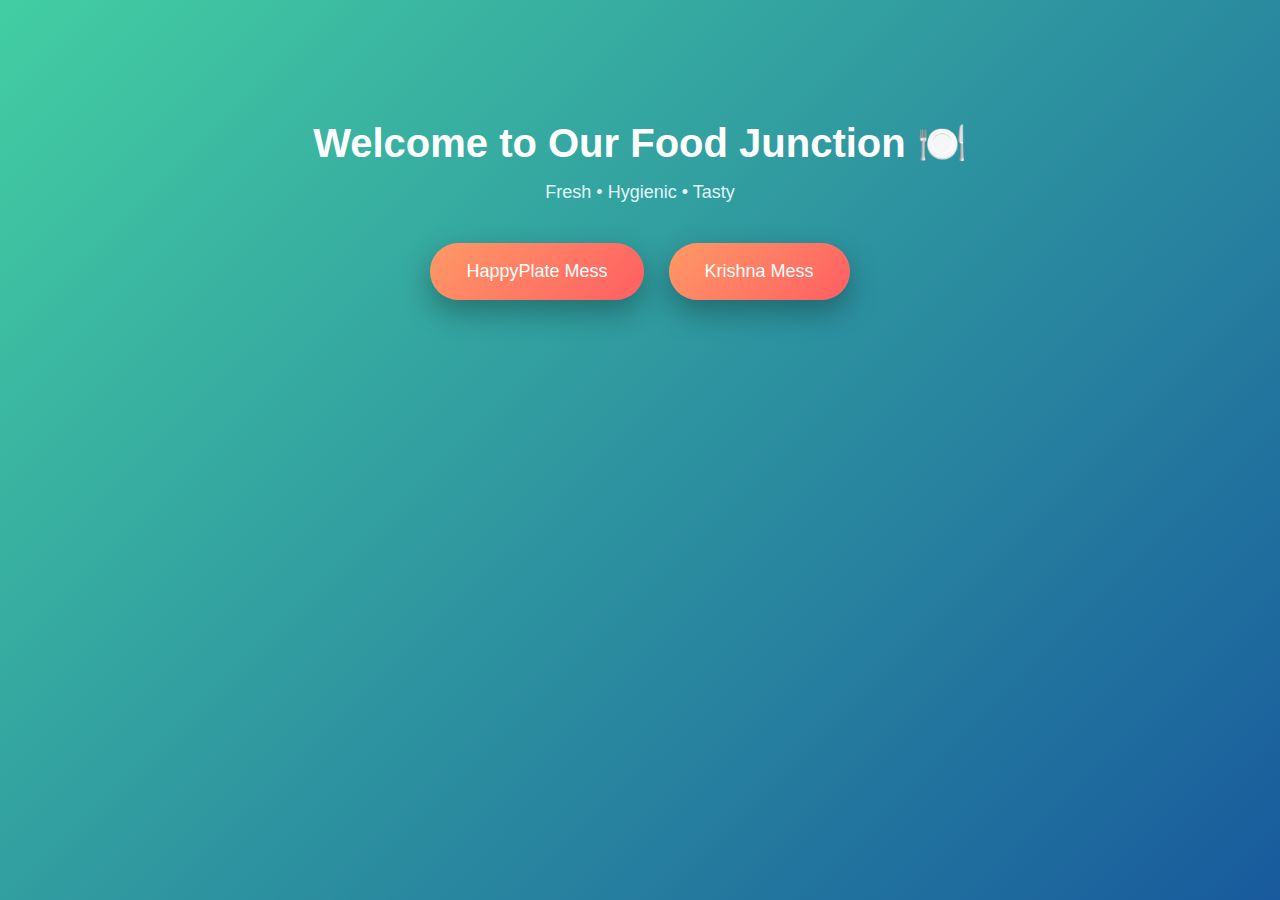
<file: index.html>
<!DOCTYPE html>
<html>
<head>
    <title>Food Junction</title>
    <link rel="stylesheet" href="style.css">
</head>
<body>

<div class="app center">
    <h1>Welcome to Our Food Junction 🍽️</h1>
    <p class="subtitle">Fresh • Hygienic • Tasty</p>

    <div class="btn-box">
        <a href="happyplate.html" class="btn">HappyPlate Mess</a>
        <a href="krishna.html" class="btn">Krishna Mess</a>
    </div>
</div>

</body>
</html>
</file>
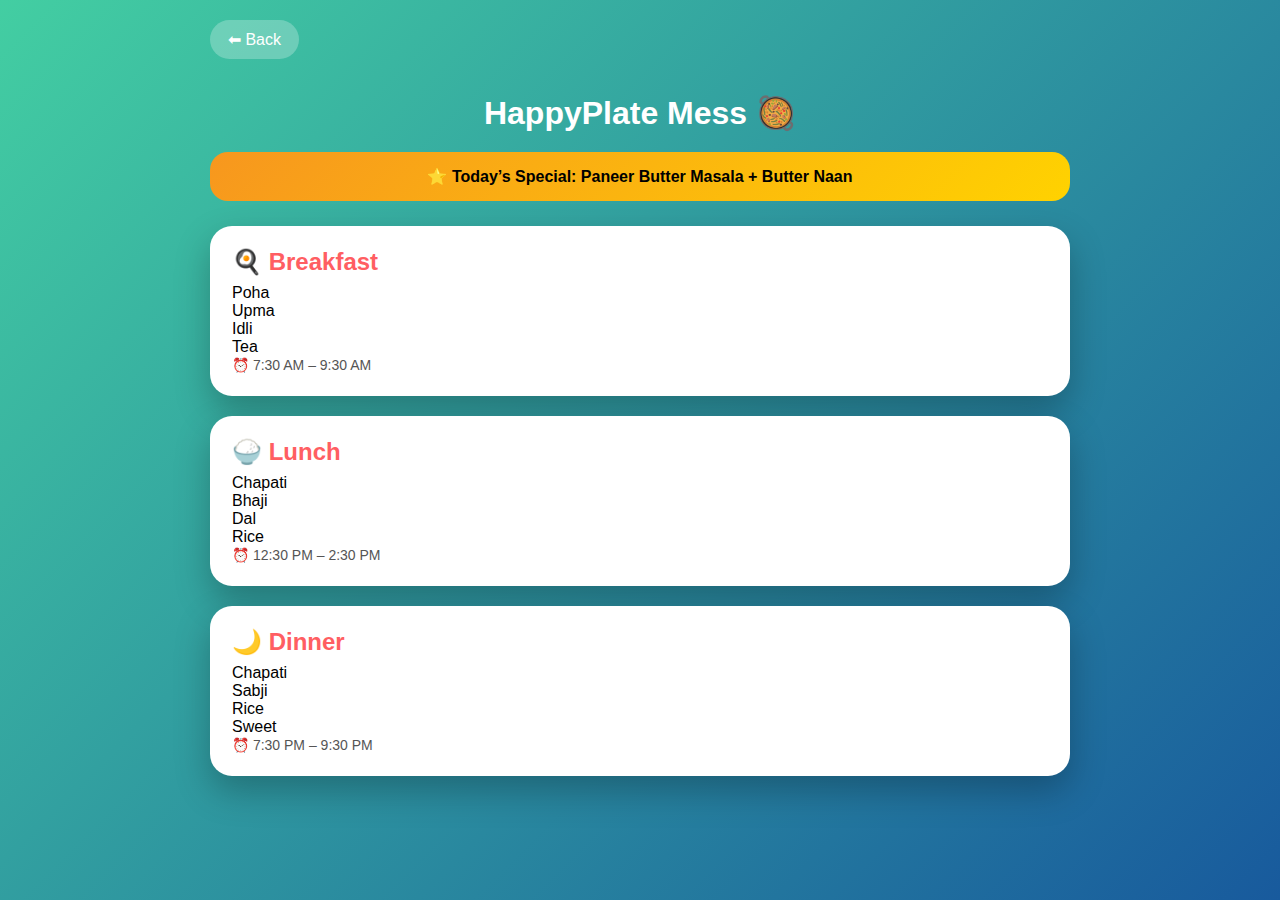
<file: happyplate.html>
<!DOCTYPE html>
<html>
<head>
    <title>HappyPlate Mess</title>
    <link rel="stylesheet" href="style.css">
</head>
<body>

<div class="app">

    <a href="index.html" class="back">⬅ Back</a>

    <h1 class="title">HappyPlate Mess 🥘</h1>

    <div class="special">
        ⭐ Today’s Special: Paneer Butter Masala + Butter Naan
    </div>

    <div class="card">
        <h2>🍳 Breakfast</h2>
        <p>Poha<br> Upma<br> Idli<br>Tea</p>
        <span>⏰ 7:30 AM – 9:30 AM</span>
    </div>

    <div class="card">
        <h2>🍚 Lunch</h2>
        <p>Chapati<br> Bhaji<br>Dal<br>Rice</p>
        <span>⏰ 12:30 PM – 2:30 PM</span>
    </div>

    <div class="card">
        <h2>🌙 Dinner</h2>
        <p>Chapati<br> Sabji<br> Rice<br>Sweet</p>
        <span>⏰ 7:30 PM – 9:30 PM</span>
    </div>

</div>

</body>
</html>
</file>
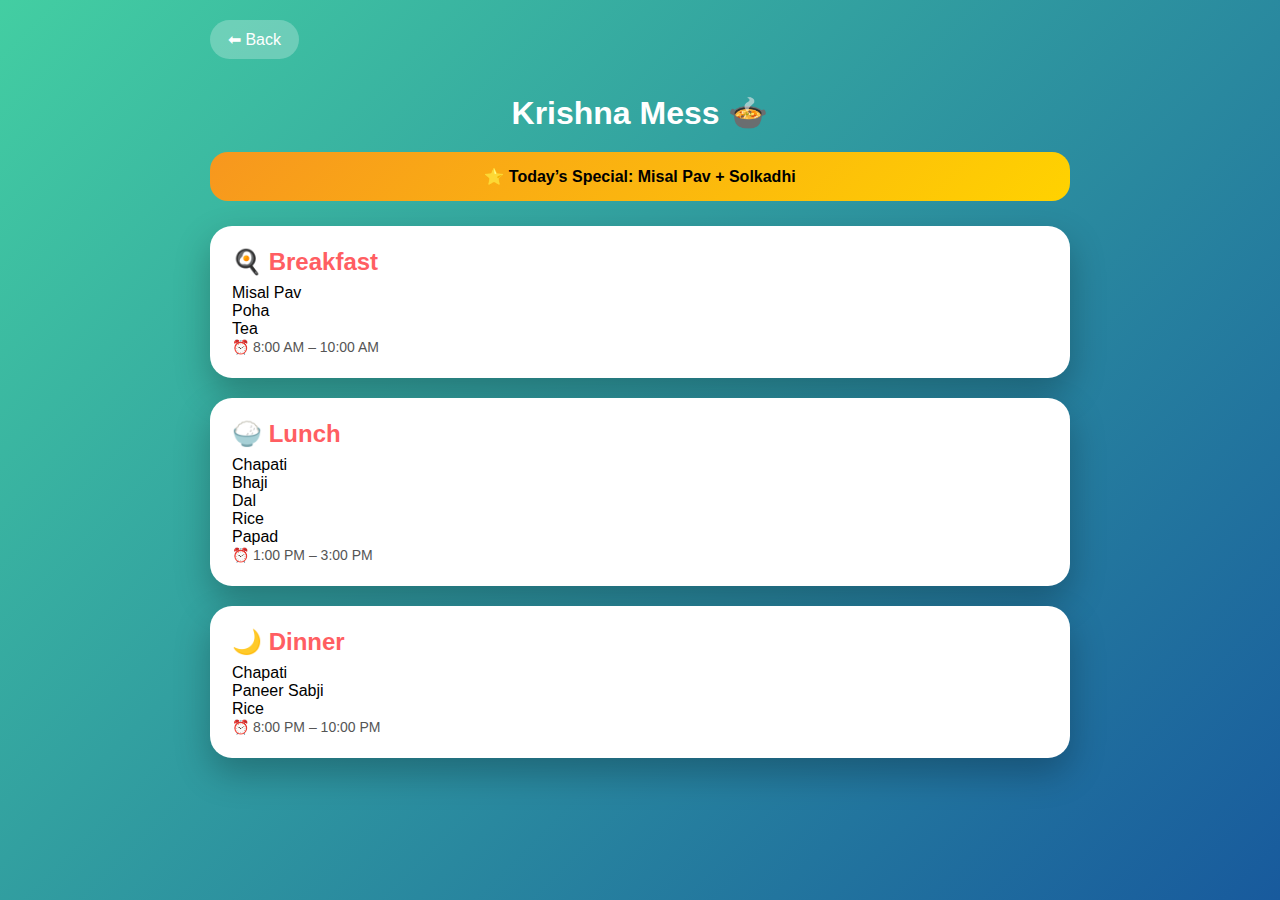
<file: krishna.html>
<!DOCTYPE html>
<html>
<head>
    <title>Krishna Mess</title>
    <link rel="stylesheet" href="style.css">
</head>
<body>

<div class="app">

    <a href="index.html" class="back">⬅ Back</a>

    <h1 class="title">Krishna Mess 🍲</h1>

    <div class="special">
        ⭐ Today’s Special: Misal Pav + Solkadhi
    </div>

    <div class="card">
        <h2>🍳 Breakfast</h2>
        <p>Misal Pav<br>Poha<br>Tea</p>
        <span>⏰ 8:00 AM – 10:00 AM</span>
    </div>

    <div class="card">
        <h2>🍚 Lunch</h2>
        <p>Chapati<br> Bhaji<br>Dal<br> Rice<br> Papad</p>
        <span>⏰ 1:00 PM – 3:00 PM</span>
    </div>

    <div class="card">
        <h2>🌙 Dinner</h2>
        <p>Chapati<br> Paneer Sabji<br>Rice</p>
        <span>⏰ 8:00 PM – 10:00 PM</span>
    </div>

</div>

</body>
</html>
</file>
<file: style.css>
*{
    margin:0;
    padding:0;
    box-sizing:border-box;
}

body{
    font-family: 'Segoe UI', sans-serif;
    background: linear-gradient(135deg,#43cea2,#185a9d);
    min-height:100vh;
}

/* APP LAYOUT */
.app{
    max-width:900px;
    margin:auto;
    padding:20px;
    animation: fade 1s ease;
}

/* HOME */
.center{
    text-align:center;
    padding-top:120px;
}

.center h1{
    font-size:40px;
    color:white;
}

.subtitle{
    color:#e0f7fa;
    margin:15px 0 40px;
    font-size:18px;
}

/* BUTTONS */
.btn-box{
    display:flex;
    justify-content:center;
    gap:25px;
    flex-wrap:wrap;
}

.btn{
    padding:18px 36px;
    border-radius:40px;
    background: linear-gradient(135deg,#ff9966,#ff5e62);
    color:white;
    text-decoration:none;
    font-size:18px;
    box-shadow:0 12px 30px rgba(0,0,0,0.3);
    transition:0.4s;
}

.btn:hover{
    transform:translateY(-6px) scale(1.05);
}

/* BACK */
.back{
    display:inline-block;
    margin-bottom:15px;
    color:white;
    text-decoration:none;
    background:rgba(255,255,255,0.25);
    padding:10px 18px;
    border-radius:25px;
}

/* TITLE */
.title{
    text-align:center;
    font-size:32px;
    color:white;
    margin:20px 0;
}

/* SPECIAL */
.special{
    background: linear-gradient(135deg,#f7971e,#ffd200);
    padding:15px;
    border-radius:18px;
    text-align:center;
    font-weight:bold;
    margin-bottom:25px;
    animation:pulse 2s infinite;
}

/* CARD */
.card{
    background:white;
    border-radius:22px;
    padding:22px;
    margin-bottom:20px;
    box-shadow:0 15px 35px rgba(0,0,0,0.25);
    animation:slideUp 0.8s ease;
}

.card h2{
    color:#ff5e62;
    margin-bottom:8px;
}

.card span{
    color:#555;
    font-size:14px;
}

/* ANIMATION */
@keyframes fade{
    from{opacity:0}
    to{opacity:1}
}
@keyframes slideUp{
    from{transform:translateY(40px);opacity:0}
    to{transform:translateY(0);opacity:1}
}
@keyframes pulse{
    0%{transform:scale(1)}
    50%{transform:scale(1.03)}
    100%{transform:scale(1)}
}

/* MOBILE */
@media(max-width:600px){
    .center h1{font-size:30px}
    .title{font-size:26px}
}
</file>
